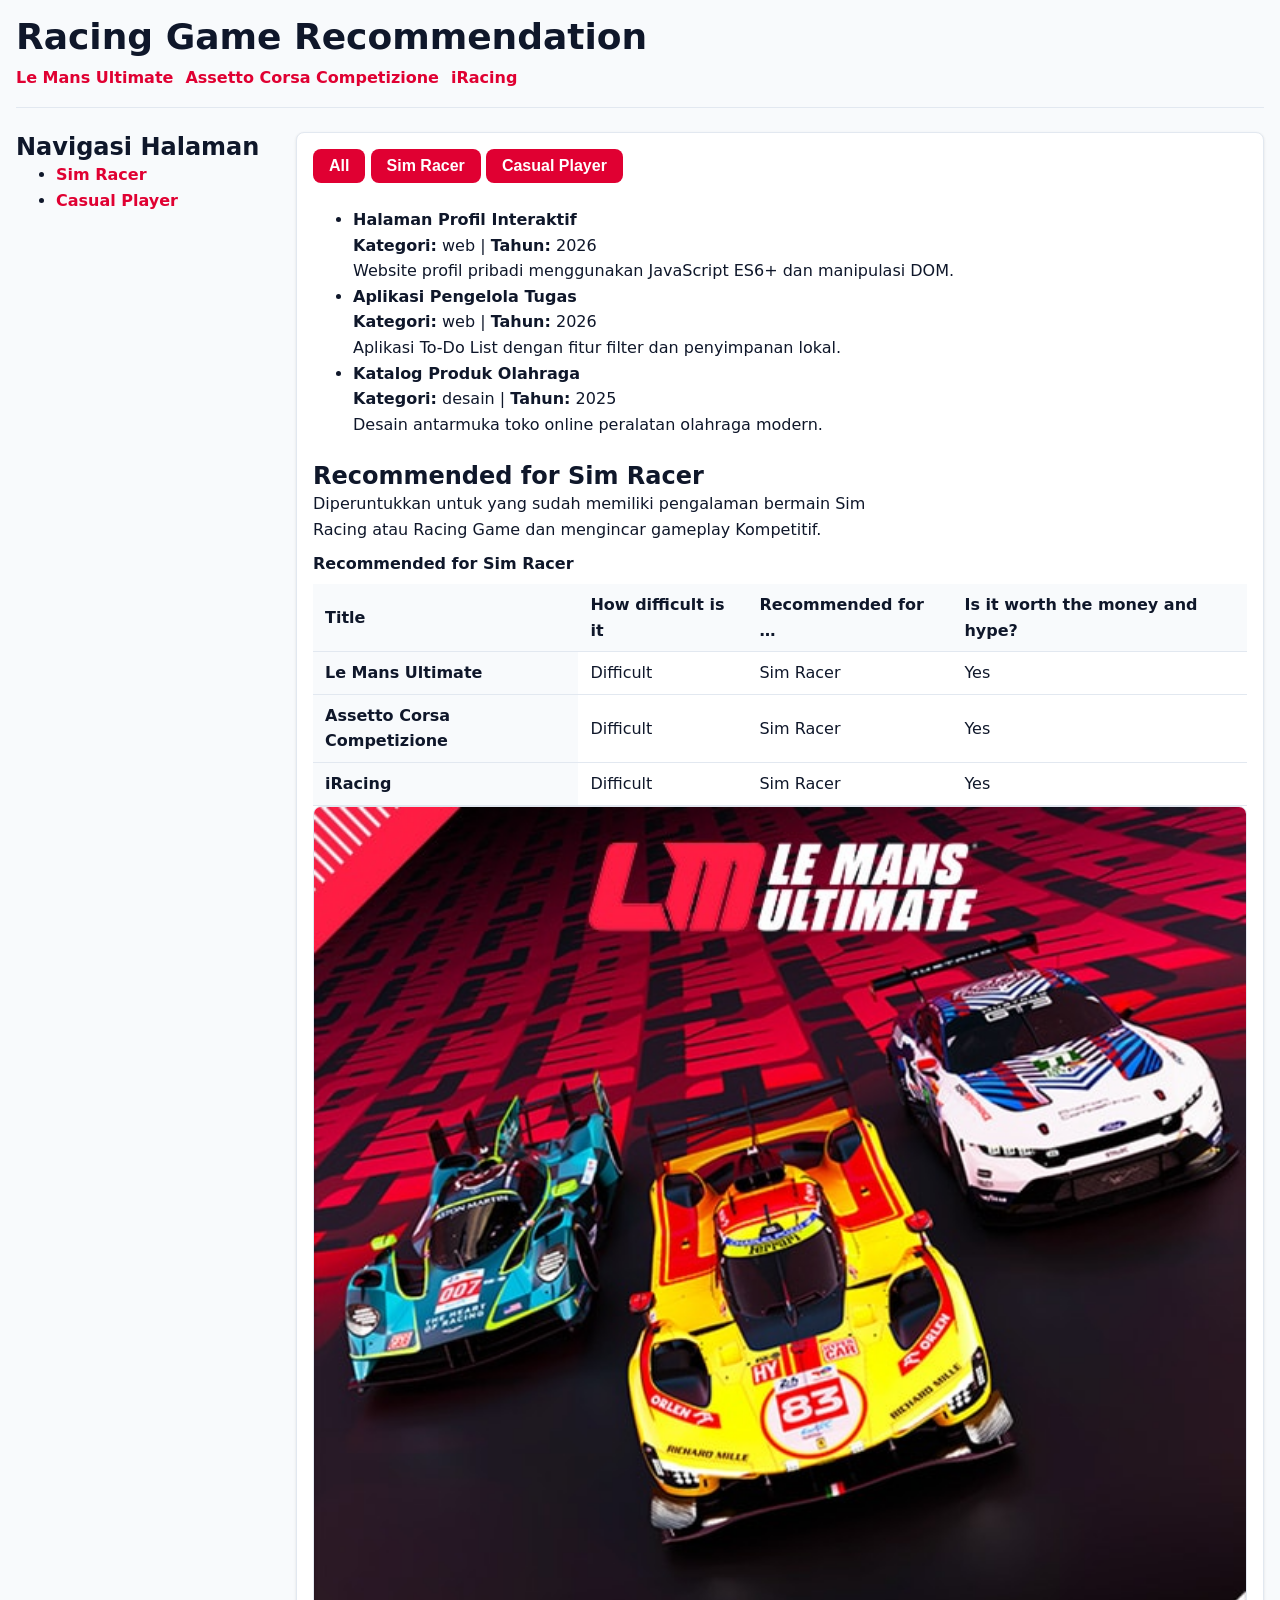
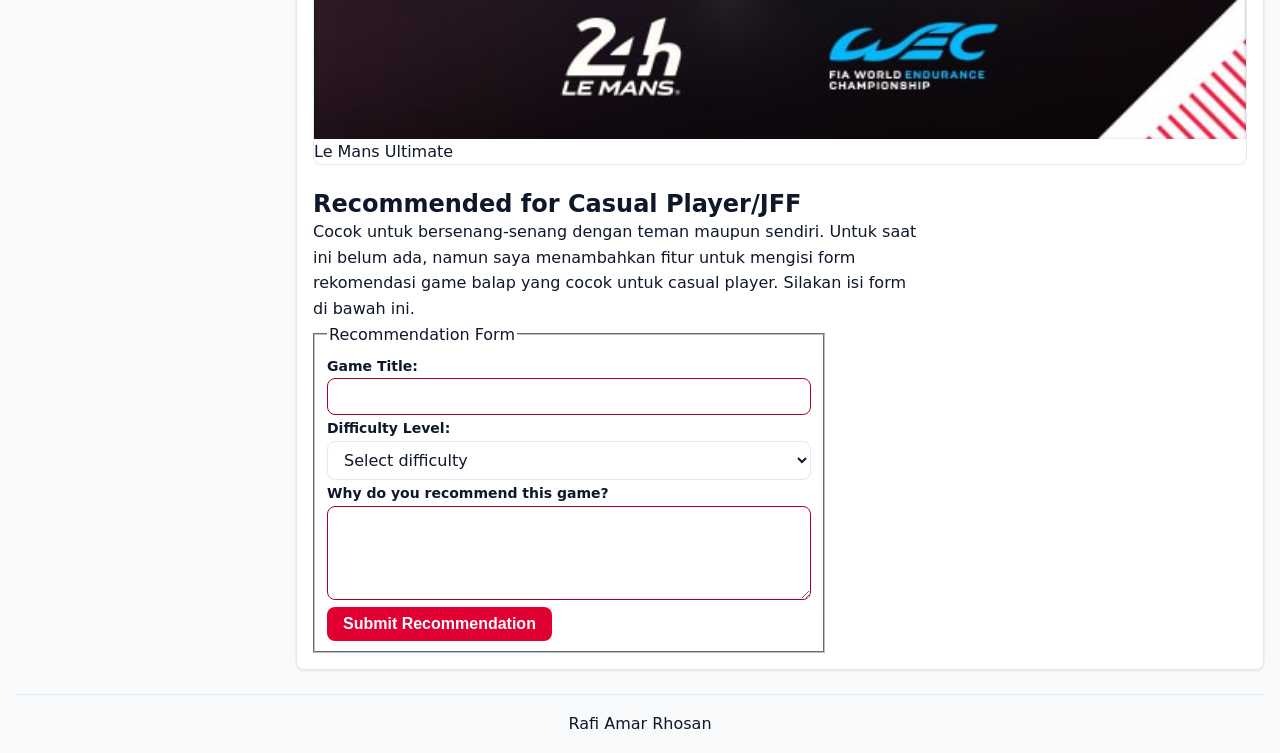
<file: worksheet-p10/profil.html>
<!DOCTYPE html>
<html lang="id">
<head>
    <meta charset="UTF-8">
    <meta name="viewport" content="width=device-width, initial-scale=1.0">
    <title>Racing Game Recommendation</title>

    <link rel="stylesheet" href="css/tokens.css">
    <link rel="stylesheet" href="css/base.css">
    <link rel="stylesheet" href="css/layout.css">
    <link rel="stylesheet" href="css/komponen.css">
    <link rel="stylesheet" href="css/tema.css">
    <link rel="stylesheet" href="css/responsif.css">
</head>
<body>
  <div class="page">

    <header class="navbar">
      <h1>Racing Game Recommendation</h1>
      <nav aria-label="Main navigation">
          <a href="https://lemansultimate.com/">Le Mans Ultimate</a>
          <a href="https://assettocorsa.gg/assetto-corsa-competizione/">Assetto Corsa Competizione</a>
          <a href="https://www.iracing.com/">iRacing</a>
      </nav>
    </header>

    <main class="content">
      
      <aside class="side">
        <h2>Navigasi Halaman</h2>
        <ul>
          <li><a href="#recommended-sim-racer">Sim Racer</a></li>
          <li><a href="#recommended-casual">Casual Player</a></li>
        </ul>
      </aside>

      <section class="main">
      <div id="filter">
        <button data-kategori="semua" class="active">All</button>
        <button data-kategori="Sim Racer">Sim Racer</button>
        <button data-kategori="Casual">Casual Player</button>
      </div>
        <p id="loading" hidden>Memuat data...</p>
        <p id="empty" hidden>Belum ada data proyek.</p>
        <p id="error" hidden class="pesan-galat"></p>
      <ul id="daftar"></ul>
      <p id="pesan-kosong" hidden> no games found </p>
        <div id="recommended-sim-racer">
          <h2>Recommended for Sim Racer</h2>
          <p>Diperuntukkan untuk yang sudah memiliki pengalaman bermain Sim Racing atau Racing Game dan mengincar gameplay Kompetitif.</p>
        
          <table>
            <caption>Recommended for Sim Racer</caption>
            <thead>
              <tr>
                <th scope="col">Title</th>
                <th scope="col">How difficult is it</th>
                <th scope="col">Recommended for …</th>
                <th scope="col">Is it worth the money and hype?</th>
              </tr>
            </thead>
            <tbody>
              <tr>
                <th scope="row">Le Mans Ultimate</th>
                <td>Difficult</td>
                <td>Sim Racer</td>
                <td>Yes</td>
              </tr>
              <tr>
                <th scope="row">Assetto Corsa Competizione</th>
                <td>Difficult</td>
                <td>Sim Racer</td>
                <td>Yes</td>
              </tr>
              <tr>
                <th scope="row">iRacing</th>
                <td>Difficult</td>
                <td>Sim Racer</td>
                <td>Yes</td>
              </tr>
            </tbody>
          </table>

          <div class="gallery">
            <figure class="card">
              <img src="LMU.webp" alt="Thumbnail Le Mans Ultimate dengan 2 mobil LMH dan 1 mobil LMGT3" width="600" height="600">
              <figcaption class="card_footer">
                <span class="card__content">Le Mans Ultimate</span>
              </figcaption>
            </figure>
          </div>
        </div>
        
        <div id="recommended-casual">
          <h2>Recommended for Casual Player/JFF</h2>
          <p>Cocok untuk bersenang-senang dengan teman maupun sendiri. Untuk saat ini belum ada, namun saya menambahkan fitur untuk mengisi form rekomendasi game balap yang cocok untuk casual player. Silakan isi form di bawah ini.</p>

          <form action="#" method="post">
            <fieldset>
              <legend>Recommendation Form</legend>

              <label for="game-title">Game Title:</label>
              <input type="text" id="game-title" name="game-title" required>

              <label for="difficulty">Difficulty Level:</label>
              <select id="difficulty" name="difficulty" required>
                <option value="">Select difficulty</option>
                <option value="easy">Easy</option>
                <option value="medium">Moderate</option>
                <option value="hard">Difficult</option>
              </select>

              <label for="recommendation">Why do you recommend this game?</label>
              <textarea id="recommendation" name="recommendation" rows="4" required></textarea>

              <button type="submit">Submit Recommendation</button>
            </fieldset>
          </form>
        </div>

      </section>

    </main>

    <footer>
        <p>Rafi Amar Rhosan</p>
    </footer>

  </div>
<script type="module" src="js/app.js"></script>
<script type="module" src="js/dom.js"></script>
</body>
</html>
</file>
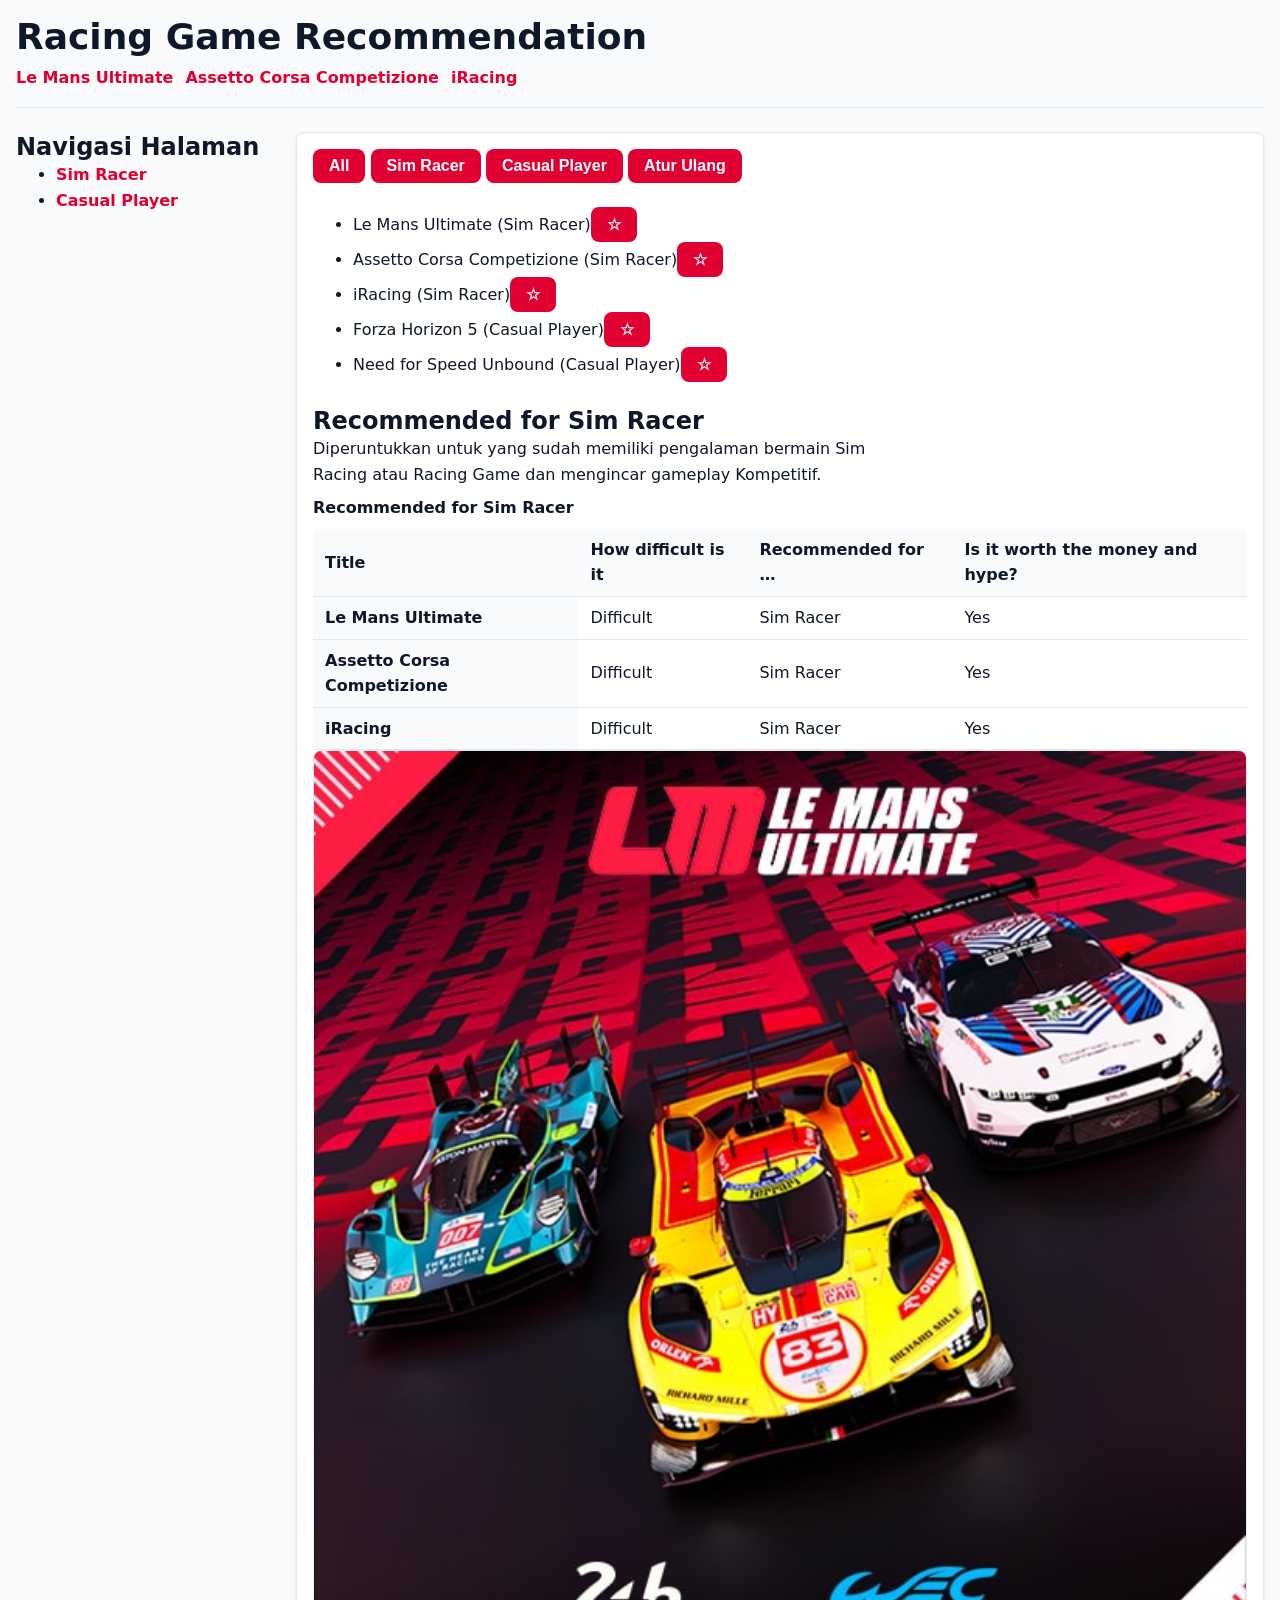
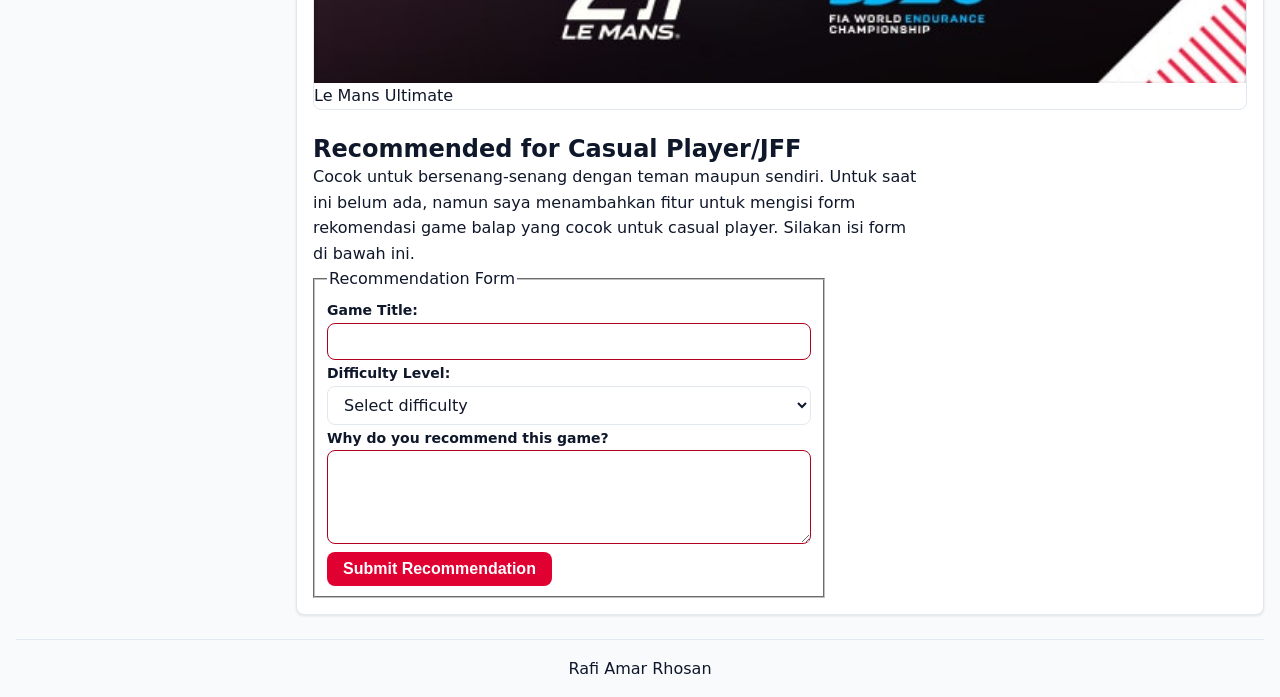
<file: worksheet-p11/profil.html>
<!DOCTYPE html>
<html lang="id">
<head>
    <meta charset="UTF-8">
    <meta name="viewport" content="width=device-width, initial-scale=1.0">
    <title>Racing Game Recommendation</title>
    
    <link rel="shortcut icon" href="#">

    <link rel="stylesheet" href="css/tokens.css">
    <link rel="stylesheet" href="css/base.css">
    <link rel="stylesheet" href="css/layout.css">
    <link rel="stylesheet" href="css/komponen.css">
    <link rel="stylesheet" href="css/tema.css">
    <link rel="stylesheet" href="css/responsif.css">
</head>
<body>
  <div class="page">

    <header class="navbar">
      <h1>Racing Game Recommendation</h1>
      <nav aria-label="Main navigation">
          <a href="https://lemansultimate.com/">Le Mans Ultimate</a>
          <a href="https://assettocorsa.gg/assetto-corsa-competizione/">Assetto Corsa Competizione</a>
          <a href="https://www.iracing.com/">iRacing</a>
      </nav>
    </header>

    <main class="content">
      
      <aside class="side">
        <h2>Navigasi Halaman</h2>
        <ul>
          <li><a href="#recommended-sim-racer">Sim Racer</a></li>
          <li><a href="#recommended-casual">Casual Player</a></li>
        </ul>
      </aside>

      <section class="main">
        <div id="filter">
          <button data-kategori="semua" class="btn-kategori">All</button>
          <button data-kategori="Sim Racer" class="btn-kategori">Sim Racer</button>
          <button data-kategori="Casual Player" class="btn-kategori">Casual Player</button>
          <button id="atur-ulang">Atur Ulang</button>
        </div>

        <p id="loading" hidden>Memuat data...</p>
        <p id="error" hidden class="pesan-galat"></p>
        
        <ul id="daftar"></ul>
        <p id="pesan-kosong" hidden>No games found.</p>

        <div id="recommended-sim-racer">
          <h2>Recommended for Sim Racer</h2>
          <p>Diperuntukkan untuk yang sudah memiliki pengalaman bermain Sim Racing atau Racing Game dan mengincar gameplay Kompetitif.</p>
        
          <table>
            <caption>Recommended for Sim Racer</caption>
            <thead>
              <tr>
                <th scope="col">Title</th>
                <th scope="col">How difficult is it</th>
                <th scope="col">Recommended for …</th>
                <th scope="col">Is it worth the money and hype?</th>
              </tr>
            </thead>
            <tbody>
              <tr>
                <th scope="row">Le Mans Ultimate</th>
                <td>Difficult</td>
                <td>Sim Racer</td>
                <td>Yes</td>
              </tr>
              <tr>
                <th scope="row">Assetto Corsa Competizione</th>
                <td>Difficult</td>
                <td>Sim Racer</td>
                <td>Yes</td>
              </tr>
              <tr>
                <th scope="row">iRacing</th>
                <td>Difficult</td>
                <td>Sim Racer</td>
                <td>Yes</td>
              </tr>
            </tbody>
          </table>

          <div class="gallery">
            <figure class="card">
              <img src="LMU.webp" alt="Thumbnail Le Mans Ultimate dengan 2 mobil LMH dan 1 mobil LMGT3" width="600" height="600">
              <figcaption class="card_footer">
                <span class="card__content">Le Mans Ultimate</span>
              </figcaption>
            </figure>
          </div>
        </div>
        
        <div id="recommended-casual">
          <h2>Recommended for Casual Player/JFF</h2>
          <p>Cocok untuk bersenang-senang dengan teman maupun sendiri. Untuk saat ini belum ada, namun saya menambahkan fitur untuk mengisi form rekomendasi game balap yang cocok untuk casual player. Silakan isi form di bawah ini.</p>

          <form action="#" method="post">
            <fieldset>
              <legend>Recommendation Form</legend>

              <label for="game-title">Game Title:</label>
              <input type="text" id="game-title" name="game-title" required>

              <label for="difficulty">Difficulty Level:</label>
              <select id="difficulty" name="difficulty" required>
                <option value="">Select difficulty</option>
                <option value="easy">Easy</option>
                <option value="medium">Moderate</option>
                <option value="hard">Difficult</option>
              </select>

              <label for="recommendation">Why do you recommend this game?</label>
              <textarea id="recommendation" name="recommendation" rows="4" required></textarea>

              <button type="submit">Submit Recommendation</button>
            </fieldset>
          </form>
        </div>

      </section>

    </main>

    <footer>
        <p>Rafi Amar Rhosan</p>
    </footer>

  </div>

  <script type="module" src="js/app.js"></script>
</body>
</html>
</file>
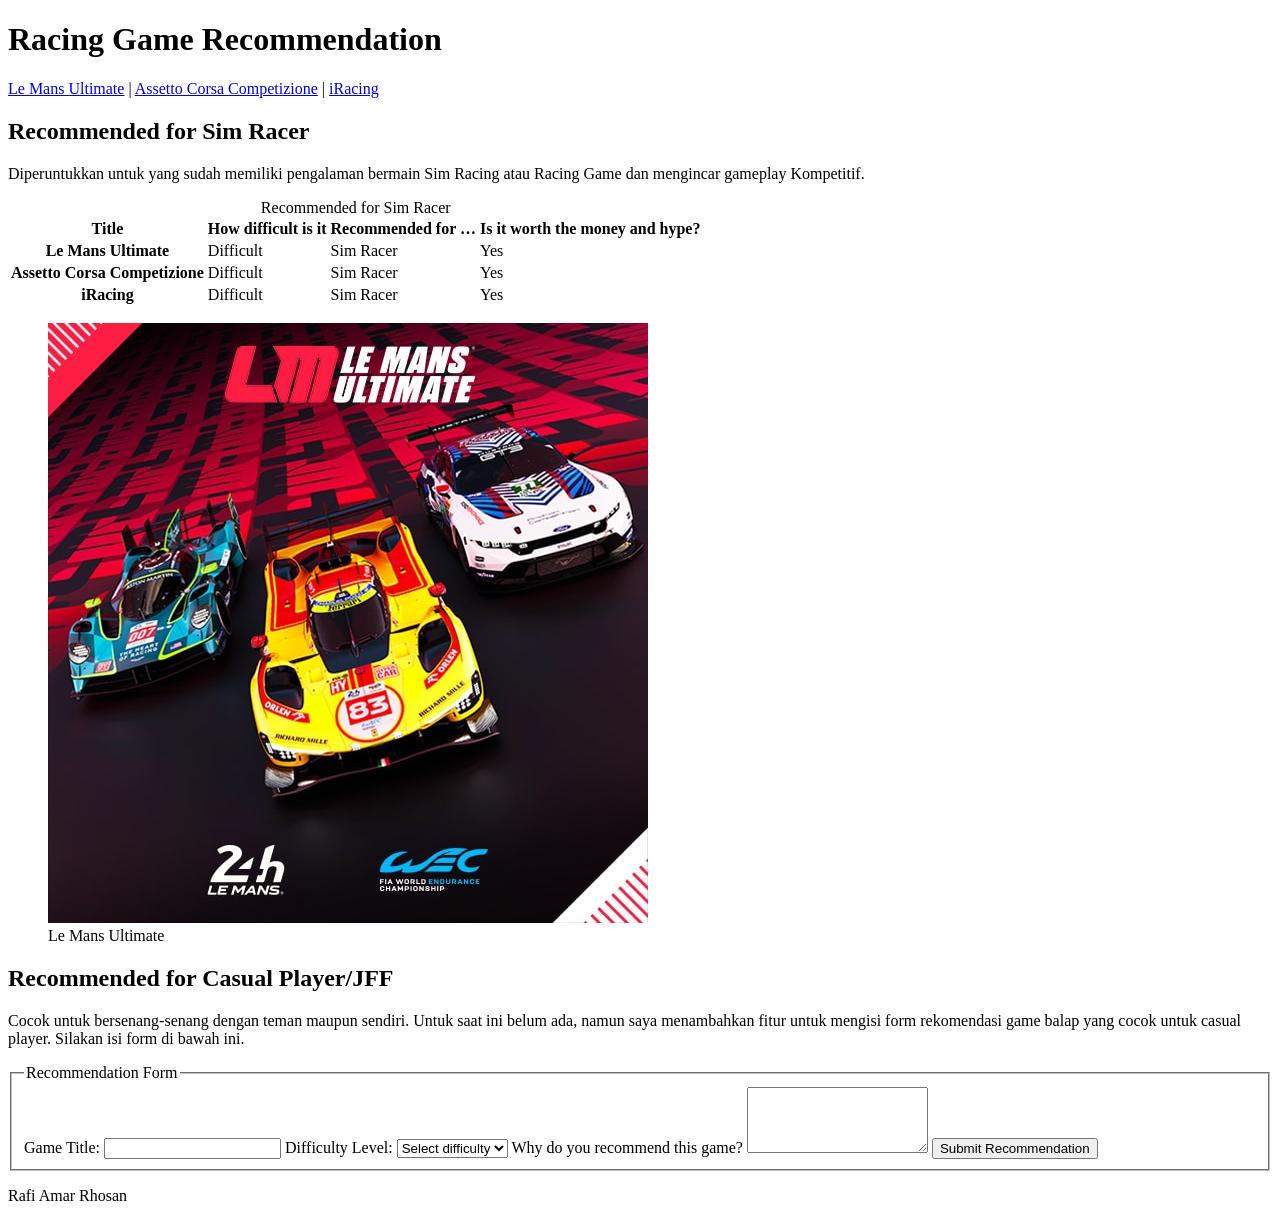
<file: Worksheet-p3/profil.html>
<!DOCTYPE html>

<html lang="id">
<head>
     <meta charset="UTF-8">
     <meta name="viewport" content="width=device-width, initial-scale=1.0">
     <title>Racing Game Recommendation</title>
</head>
<body>
  <header>
   <h1>Racing Game Recommendation</h1>
   <nav aria-label="Main navigation">
       <a href="https://lemansultimate.com/">Le Mans Ultimate</a> |
       <a href="https://assettocorsa.gg/assetto-corsa-competizione/">Assetto Corsa Competizione</a> |
       <a href="https://www.iracing.com/">iRacing</a>
   </nav>
  </header>

<main>
    <section id="recommended-sim-racer">
      <h2>Recommended for Sim Racer</h2>
      <p>Diperuntukkan untuk yang sudah memiliki pengalaman bermain Sim Racing atau Racing Game dan mengincar gameplay Kompetitif.</p>
    
      <table>
        <caption>Recommended for Sim Racer</caption>
        <thead>
          <tr>
            <th scope="col">Title</th>
            <th scope="col">How difficult is it</th>
            <th scope="col">Recommended for …</th>
            <th scope="col">Is it worth the money and hype?</th>
          </tr>
        </thead>
        <tbody>
          <tr>
            <th scope="row">Le Mans Ultimate</th>
            <td>Difficult</td>
            <td>Sim Racer</td>
            <td>Yes</td>
          </tr>
          <tr>
            <th scope="row">Assetto Corsa Competizione</th>
            <td>Difficult</td>
            <td>Sim Racer</td>
            <td>Yes</td>
          </tr>
          <tr>
            <th scope="row">iRacing</th>
            <td>Difficult</td>
            <td>Sim Racer</td>
            <td>Yes</td>
          </tr>
        </tbody>
      </table>

      <figure>
        <img src="LMU.webp" alt="Thumbnail Le Mans Ultimate dengan 2 mobil LMH dan 1 mobil LMGT3" width="600" height="600">
        <figcaption>Le Mans Ultimate</figcaption>
      </figure>
     </section>
    
    <section id="recommended-casual">
      <h2>Recommended for Casual Player/JFF</h2>
      <p>Cocok untuk bersenang-senang dengan teman maupun sendiri. Untuk saat ini belum ada, namun saya menambahkan fitur untuk mengisi form rekomendasi game balap yang cocok untuk casual player. 
         Silakan isi form di bawah ini.</p>

      <form action="#" method="post">
        <fieldset>
          <legend>Recommendation Form</legend>

          <label for="game-title">Game Title:</label>
          <input type="text" id="game-title" name="game-title" required>

          <label for="difficulty">Difficulty Level:</label>
          <select id="difficulty" name="difficulty" required>
            <option value="">Select difficulty</option>
            <option value="easy">Easy</option>
            <option value="medium">Moderate</option>
            <option value="hard">Difficult</option>
          </select>

          <label for="recommendation">Why do you recommend this game?</label>
          <textarea id="recommendation" name="recommendation" rows="4" required></textarea>

          <button type="submit">Submit Recommendation</button>
        </fieldset>
      </form>
    </section>

  </main>
  <footer>
     <p>Rafi Amar Rhosan</p>
  </footer>

</body>
</html>
</file>
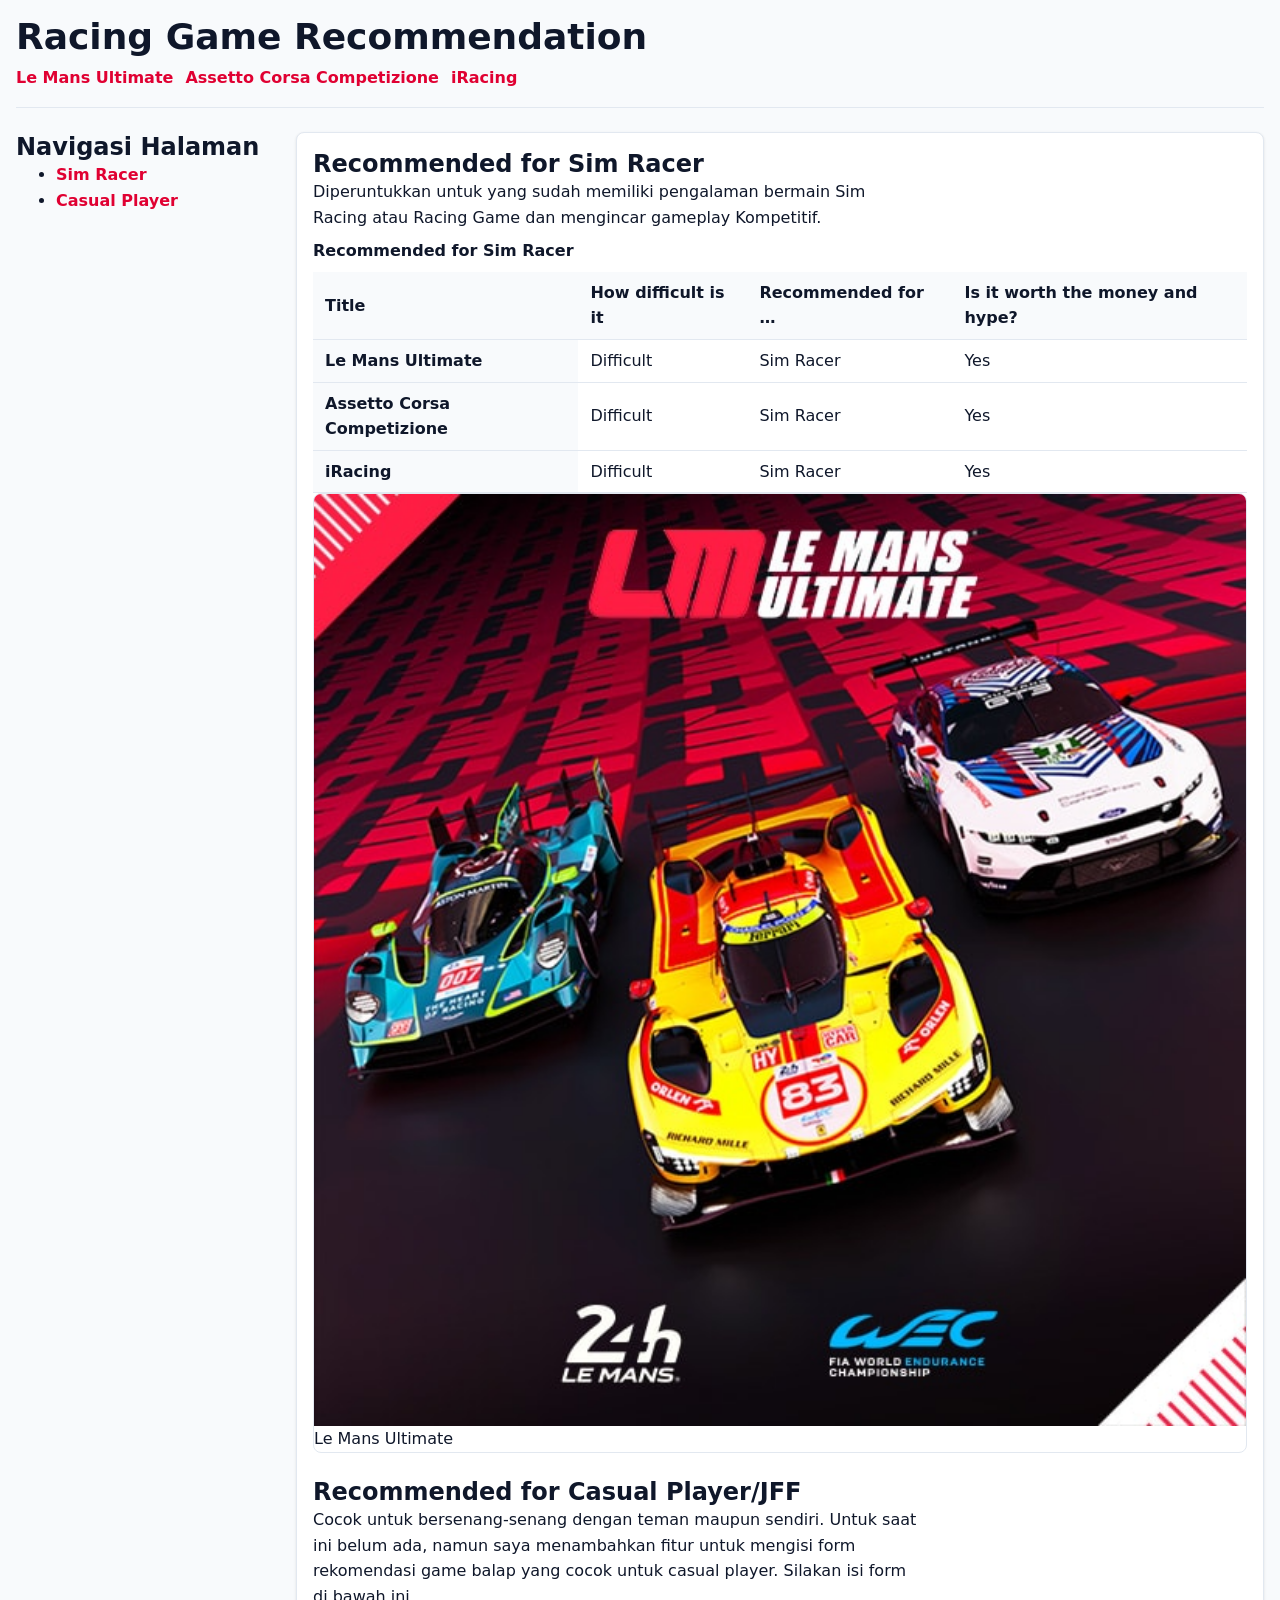
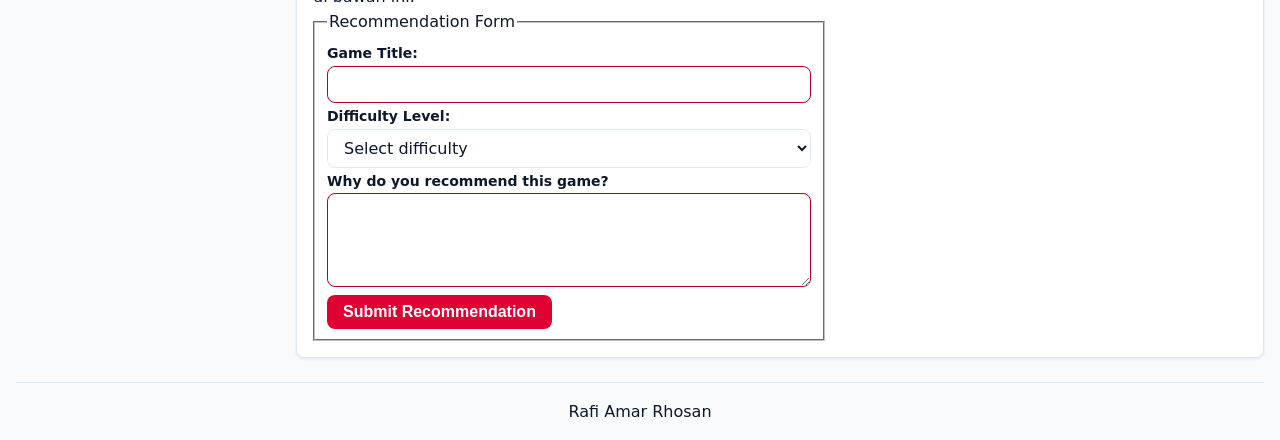
<file: worksheet-p4/profil.html>
<!DOCTYPE html>
<html lang="id">
<head>
    <meta charset="UTF-8">
    <meta name="viewport" content="width=device-width, initial-scale=1.0">
    <title>Racing Game Recommendation</title>

    <link rel="stylesheet" href="tokens.css">
    <link rel="stylesheet" href="base.css">
    <link rel="stylesheet" href="layout.css">
    <link rel="stylesheet" href="komponen.css">
    <link rel="stylesheet" href="tema.css">
</head>
<body>
  <div class="page">

    <header class="navbar">
      <h1>Racing Game Recommendation</h1>
      <nav aria-label="Main navigation">
          <a href="https://lemansultimate.com/">Le Mans Ultimate</a>
          <a href="https://assettocorsa.gg/assetto-corsa-competizione/">Assetto Corsa Competizione</a>
          <a href="https://www.iracing.com/">iRacing</a>
      </nav>
    </header>

    <main class="content">
      
      <aside class="side">
        <h2>Navigasi Halaman</h2>
        <ul>
          <li><a href="#recommended-sim-racer">Sim Racer</a></li>
          <li><a href="#recommended-casual">Casual Player</a></li>
        </ul>
      </aside>

      <section class="main">
        
        <div id="recommended-sim-racer">
          <h2>Recommended for Sim Racer</h2>
          <p>Diperuntukkan untuk yang sudah memiliki pengalaman bermain Sim Racing atau Racing Game dan mengincar gameplay Kompetitif.</p>
        
          <table>
            <caption>Recommended for Sim Racer</caption>
            <thead>
              <tr>
                <th scope="col">Title</th>
                <th scope="col">How difficult is it</th>
                <th scope="col">Recommended for …</th>
                <th scope="col">Is it worth the money and hype?</th>
              </tr>
            </thead>
            <tbody>
              <tr>
                <th scope="row">Le Mans Ultimate</th>
                <td>Difficult</td>
                <td>Sim Racer</td>
                <td>Yes</td>
              </tr>
              <tr>
                <th scope="row">Assetto Corsa Competizione</th>
                <td>Difficult</td>
                <td>Sim Racer</td>
                <td>Yes</td>
              </tr>
              <tr>
                <th scope="row">iRacing</th>
                <td>Difficult</td>
                <td>Sim Racer</td>
                <td>Yes</td>
              </tr>
            </tbody>
          </table>

          <div class="gallery">
            <figure class="card">
              <img src="LMU.webp" alt="Thumbnail Le Mans Ultimate dengan 2 mobil LMH dan 1 mobil LMGT3" width="600" height="600">
              <figcaption class="card_footer">
                <span class="card__content">Le Mans Ultimate</span>
              </figcaption>
            </figure>
          </div>
        </div>
        
        <div id="recommended-casual">
          <h2>Recommended for Casual Player/JFF</h2>
          <p>Cocok untuk bersenang-senang dengan teman maupun sendiri. Untuk saat ini belum ada, namun saya menambahkan fitur untuk mengisi form rekomendasi game balap yang cocok untuk casual player. Silakan isi form di bawah ini.</p>

          <form action="#" method="post">
            <fieldset>
              <legend>Recommendation Form</legend>

              <label for="game-title">Game Title:</label>
              <input type="text" id="game-title" name="game-title" required>

              <label for="difficulty">Difficulty Level:</label>
              <select id="difficulty" name="difficulty" required>
                <option value="">Select difficulty</option>
                <option value="easy">Easy</option>
                <option value="medium">Moderate</option>
                <option value="hard">Difficult</option>
              </select>

              <label for="recommendation">Why do you recommend this game?</label>
              <textarea id="recommendation" name="recommendation" rows="4" required></textarea>

              <button type="submit">Submit Recommendation</button>
            </fieldset>
          </form>
        </div>

      </section>

    </main>

    <footer>
        <p>Rafi Amar Rhosan</p>
    </footer>

  </div>
</body>
</html>
</file>
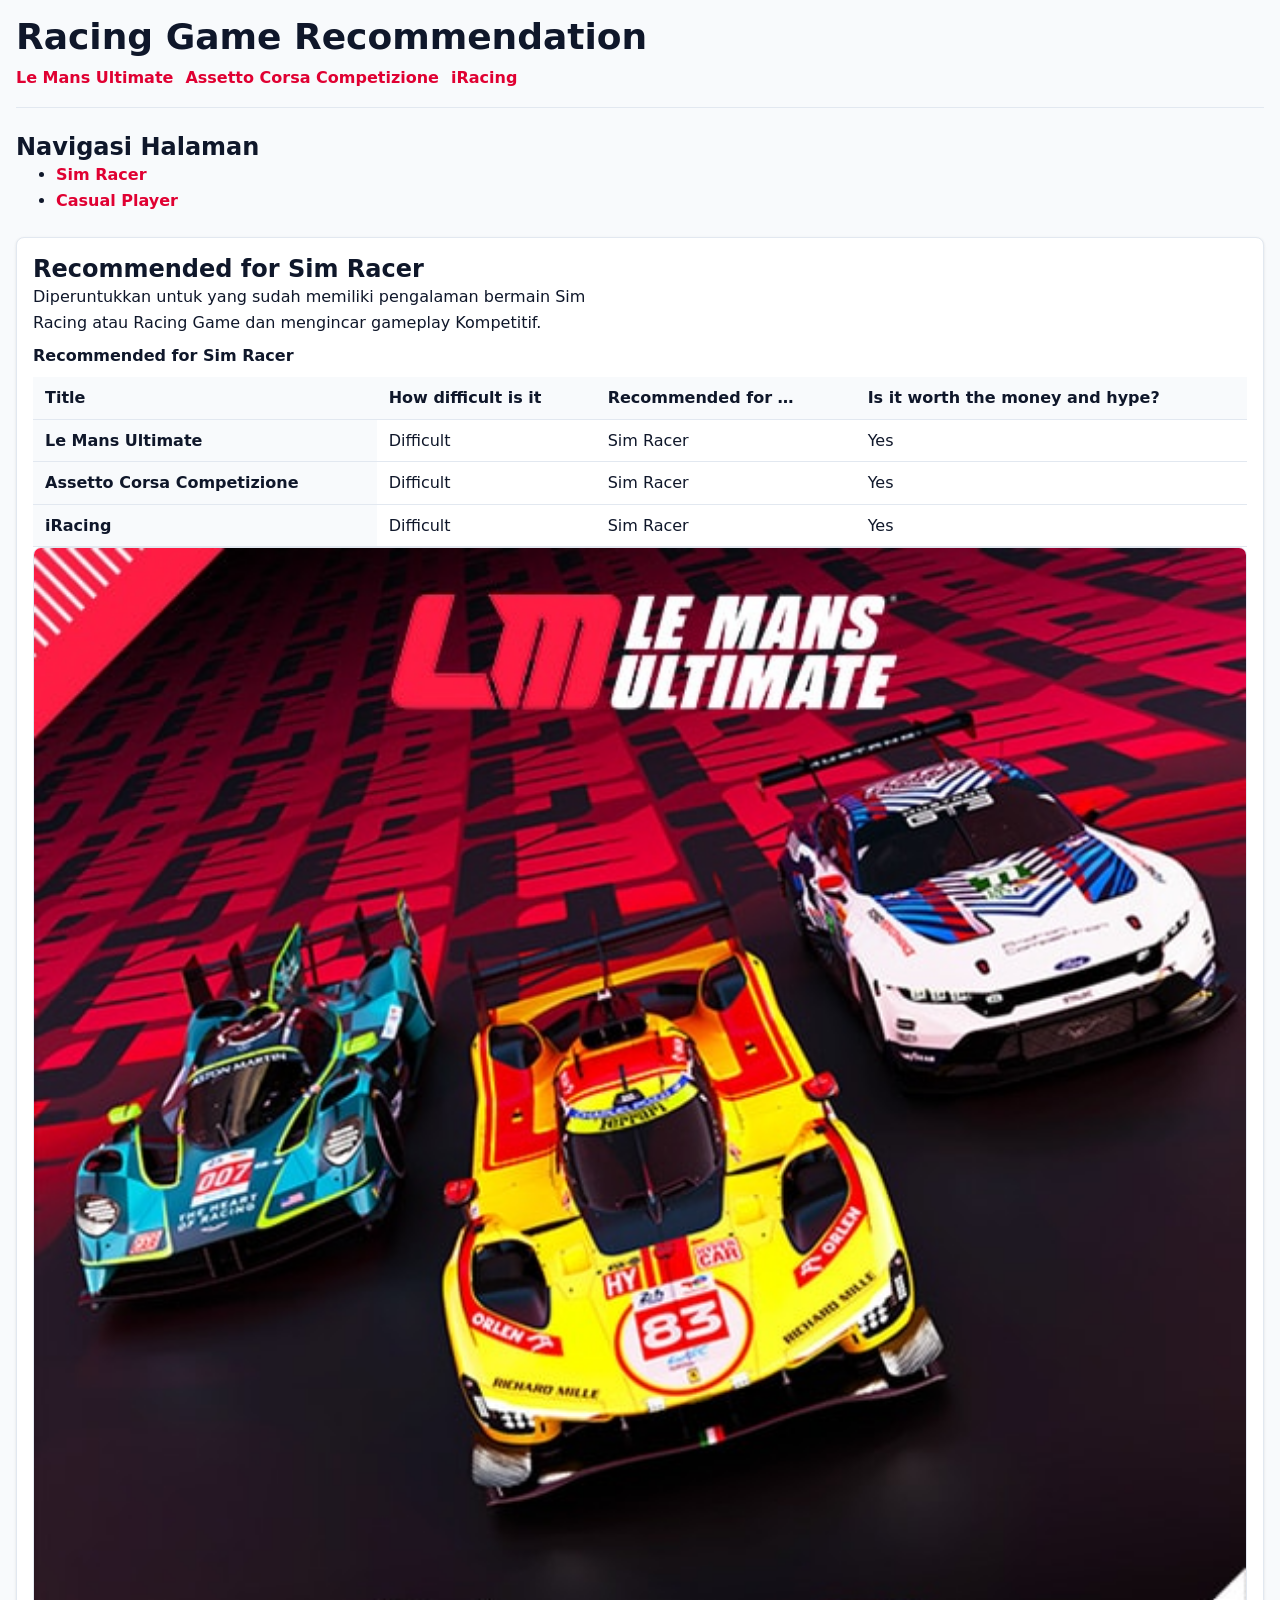
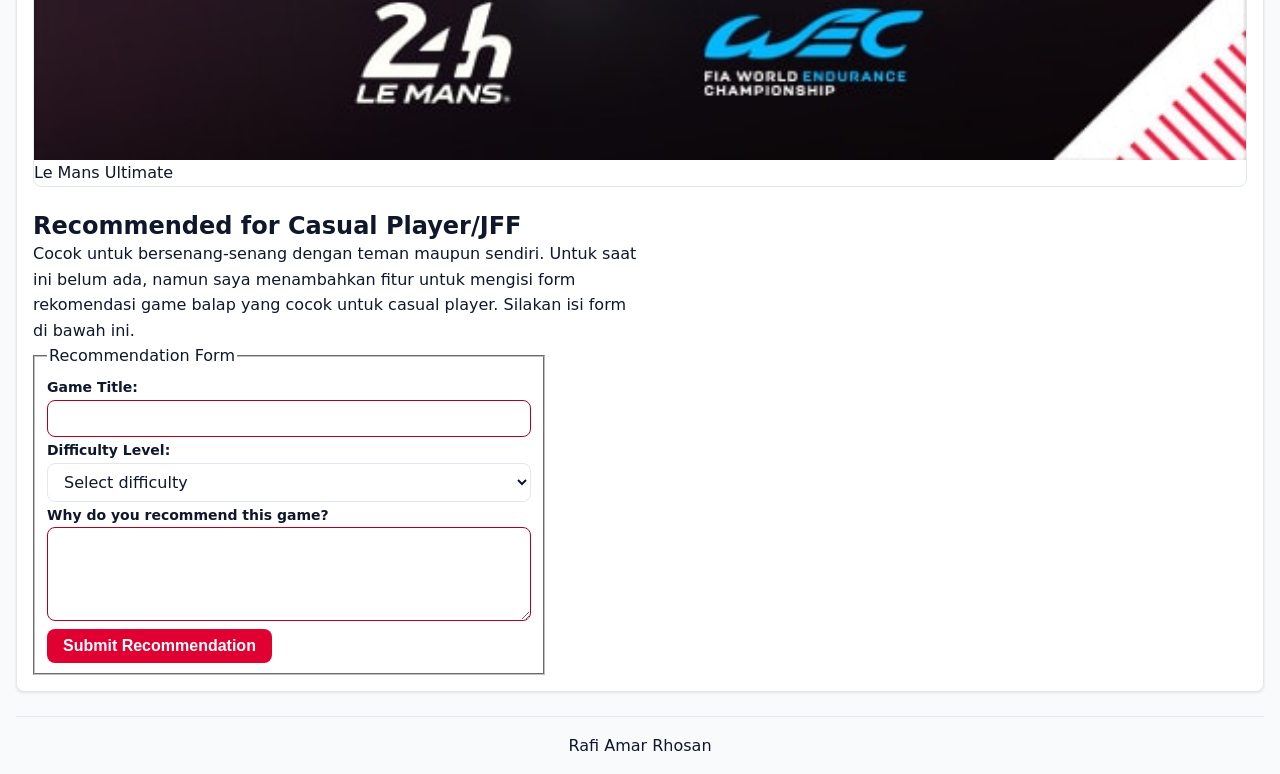
<file: worksheet-p8/profil.html>
<!DOCTYPE html>
<html lang="id">
<head>
    <meta charset="UTF-8">
    <meta name="viewport" content="width=device-width, initial-scale=1.0">
    <title>Racing Game Recommendation</title>

    <link rel="stylesheet" href="tokens.css">
    <link rel="stylesheet" href="base.css">
    <link rel="stylesheet" href="layout.css">
    <link rel="stylesheet" href="komponen.css">
    <link rel="stylesheet" href="tema.css">
</head>
<body>
  <div class="page">

    <header class="navbar">
      <h1>Racing Game Recommendation</h1>
      <nav aria-label="Main navigation">
          <a href="https://lemansultimate.com/">Le Mans Ultimate</a>
          <a href="https://assettocorsa.gg/assetto-corsa-competizione/">Assetto Corsa Competizione</a>
          <a href="https://www.iracing.com/">iRacing</a>
      </nav>
    </header>

    <main class="content">
      
      <aside class="side">
        <h2>Navigasi Halaman</h2>
        <ul>
          <li><a href="#recommended-sim-racer">Sim Racer</a></li>
          <li><a href="#recommended-casual">Casual Player</a></li>
        </ul>
      </aside>

      <section class="main">
        
        <div id="recommended-sim-racer">
          <h2>Recommended for Sim Racer</h2>
          <p>Diperuntukkan untuk yang sudah memiliki pengalaman bermain Sim Racing atau Racing Game dan mengincar gameplay Kompetitif.</p>
        
          <table>
            <caption>Recommended for Sim Racer</caption>
            <thead>
              <tr>
                <th scope="col">Title</th>
                <th scope="col">How difficult is it</th>
                <th scope="col">Recommended for …</th>
                <th scope="col">Is it worth the money and hype?</th>
              </tr>
            </thead>
            <tbody>
              <tr>
                <th scope="row">Le Mans Ultimate</th>
                <td>Difficult</td>
                <td>Sim Racer</td>
                <td>Yes</td>
              </tr>
              <tr>
                <th scope="row">Assetto Corsa Competizione</th>
                <td>Difficult</td>
                <td>Sim Racer</td>
                <td>Yes</td>
              </tr>
              <tr>
                <th scope="row">iRacing</th>
                <td>Difficult</td>
                <td>Sim Racer</td>
                <td>Yes</td>
              </tr>
            </tbody>
          </table>

          <div class="gallery">
            <figure class="card">
              <img src="LMU.webp" alt="Thumbnail Le Mans Ultimate dengan 2 mobil LMH dan 1 mobil LMGT3" width="600" height="600">
              <figcaption class="card_footer">
                <span class="card__content">Le Mans Ultimate</span>
              </figcaption>
            </figure>
          </div>
        </div>
        
        <div id="recommended-casual">
          <h2>Recommended for Casual Player/JFF</h2>
          <p>Cocok untuk bersenang-senang dengan teman maupun sendiri. Untuk saat ini belum ada, namun saya menambahkan fitur untuk mengisi form rekomendasi game balap yang cocok untuk casual player. Silakan isi form di bawah ini.</p>

          <form action="#" method="post">
            <fieldset>
              <legend>Recommendation Form</legend>

              <label for="game-title">Game Title:</label>
              <input type="text" id="game-title" name="game-title" required>

              <label for="difficulty">Difficulty Level:</label>
              <select id="difficulty" name="difficulty" required>
                <option value="">Select difficulty</option>
                <option value="easy">Easy</option>
                <option value="medium">Moderate</option>
                <option value="hard">Difficult</option>
              </select>

              <label for="recommendation">Why do you recommend this game?</label>
              <textarea id="recommendation" name="recommendation" rows="4" required></textarea>

              <button type="submit">Submit Recommendation</button>
            </fieldset>
          </form>
        </div>

      </section>

    </main>

    <footer>
        <p>Rafi Amar Rhosan</p>
    </footer>

  </div>
<script type="module" src="js/app.js"></script>
</body>
</html>
</file>
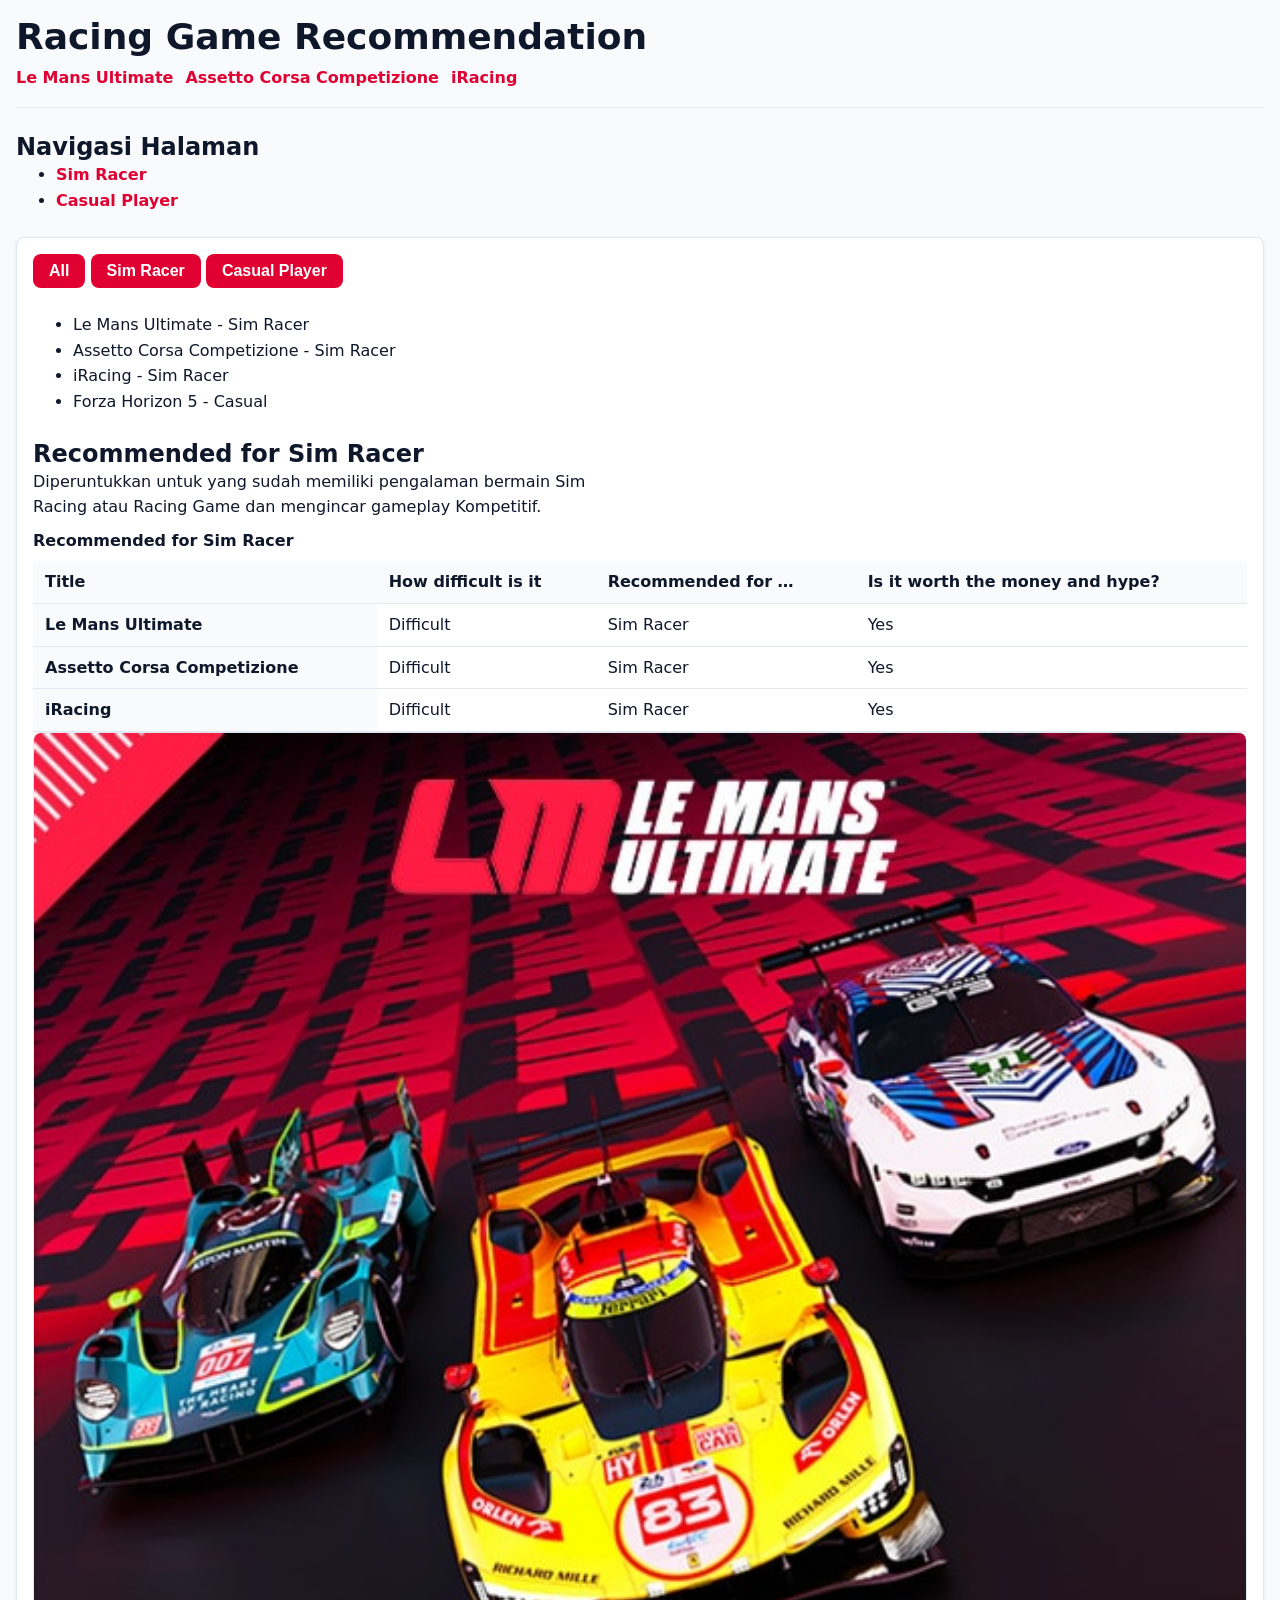
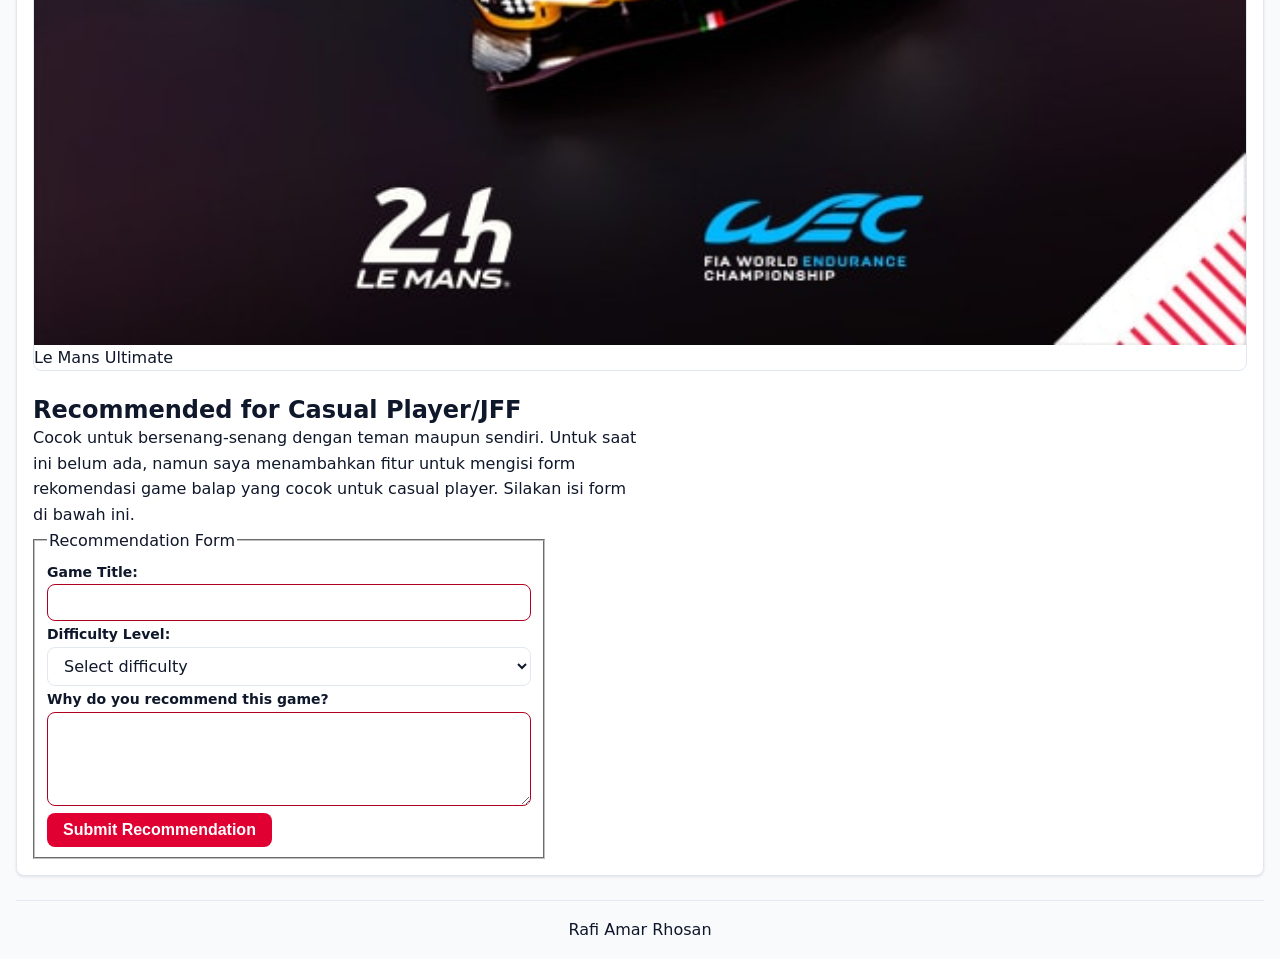
<file: worksheet-p9/profil.html>
<!DOCTYPE html>
<html lang="id">
<head>
    <meta charset="UTF-8">
    <meta name="viewport" content="width=device-width, initial-scale=1.0">
    <title>Racing Game Recommendation</title>

    <link rel="stylesheet" href="tokens.css">
    <link rel="stylesheet" href="base.css">
    <link rel="stylesheet" href="layout.css">
    <link rel="stylesheet" href="komponen.css">
    <link rel="stylesheet" href="tema.css">
</head>
<body>
  <div class="page">

    <header class="navbar">
      <h1>Racing Game Recommendation</h1>
      <nav aria-label="Main navigation">
          <a href="https://lemansultimate.com/">Le Mans Ultimate</a>
          <a href="https://assettocorsa.gg/assetto-corsa-competizione/">Assetto Corsa Competizione</a>
          <a href="https://www.iracing.com/">iRacing</a>
      </nav>
    </header>

    <main class="content">
      
      <aside class="side">
        <h2>Navigasi Halaman</h2>
        <ul>
          <li><a href="#recommended-sim-racer">Sim Racer</a></li>
          <li><a href="#recommended-casual">Casual Player</a></li>
        </ul>
      </aside>

      <section class="main">
      <div id="filter">
        <button data-kategori="semua" class="active">All</button>
        <button data-kategori="Sim Racer">Sim Racer</button>
        <button data-kategori="Casual">Casual Player</button>
      </div>
      <ul id="daftar"></ul>
      <p id="pesan-kosong" hidden> no games found </p>
        <div id="recommended-sim-racer">
          <h2>Recommended for Sim Racer</h2>
          <p>Diperuntukkan untuk yang sudah memiliki pengalaman bermain Sim Racing atau Racing Game dan mengincar gameplay Kompetitif.</p>
        
          <table>
            <caption>Recommended for Sim Racer</caption>
            <thead>
              <tr>
                <th scope="col">Title</th>
                <th scope="col">How difficult is it</th>
                <th scope="col">Recommended for …</th>
                <th scope="col">Is it worth the money and hype?</th>
              </tr>
            </thead>
            <tbody>
              <tr>
                <th scope="row">Le Mans Ultimate</th>
                <td>Difficult</td>
                <td>Sim Racer</td>
                <td>Yes</td>
              </tr>
              <tr>
                <th scope="row">Assetto Corsa Competizione</th>
                <td>Difficult</td>
                <td>Sim Racer</td>
                <td>Yes</td>
              </tr>
              <tr>
                <th scope="row">iRacing</th>
                <td>Difficult</td>
                <td>Sim Racer</td>
                <td>Yes</td>
              </tr>
            </tbody>
          </table>

          <div class="gallery">
            <figure class="card">
              <img src="LMU.webp" alt="Thumbnail Le Mans Ultimate dengan 2 mobil LMH dan 1 mobil LMGT3" width="600" height="600">
              <figcaption class="card_footer">
                <span class="card__content">Le Mans Ultimate</span>
              </figcaption>
            </figure>
          </div>
        </div>
        
        <div id="recommended-casual">
          <h2>Recommended for Casual Player/JFF</h2>
          <p>Cocok untuk bersenang-senang dengan teman maupun sendiri. Untuk saat ini belum ada, namun saya menambahkan fitur untuk mengisi form rekomendasi game balap yang cocok untuk casual player. Silakan isi form di bawah ini.</p>

          <form action="#" method="post">
            <fieldset>
              <legend>Recommendation Form</legend>

              <label for="game-title">Game Title:</label>
              <input type="text" id="game-title" name="game-title" required>

              <label for="difficulty">Difficulty Level:</label>
              <select id="difficulty" name="difficulty" required>
                <option value="">Select difficulty</option>
                <option value="easy">Easy</option>
                <option value="medium">Moderate</option>
                <option value="hard">Difficult</option>
              </select>

              <label for="recommendation">Why do you recommend this game?</label>
              <textarea id="recommendation" name="recommendation" rows="4" required></textarea>

              <button type="submit">Submit Recommendation</button>
            </fieldset>
          </form>
        </div>

      </section>

    </main>

    <footer>
        <p>Rafi Amar Rhosan</p>
    </footer>

  </div>
<script type="module" src="js/app.js"></script>
<script type="module" src="js/dom.js"></script>
</body>
</html>
</file>
<file: worksheet-p10/css/tokens.css>
:root {
  --lmu-red: #E00032;
  --dark-slate: #0F172A;
  --light-gray: #F8FAFC;
  --border-gray: #E2E8F0;
  
  --space-1: 0.25rem;
  --space-2: 0.5rem;
  --space-3: 0.75rem;
  --space-4: 1rem;
  --space-6: 1.5rem;

  --radius-md: 0.5rem;
  --shadow-1: 0 1px 3px rgba(0, 0, 0, .10);

  --text-sm: 0.875rem;
  --text-md: 1rem;
  --text-xl: 1.5rem;
  --text-3xl: 2.25rem;
}


:root {
  --color-bg: var(--light-gray);
  --color-fg: var(--dark-slate);
  --color-surface: #FFFFFF;
  --color-border: var(--border-gray);
  --color-primary: var(--lmu-red);
  --color-danger: #B00020;
  --color-focus: var(--lmu-red);
}
</file>
<file: worksheet-p10/css/base.css>
*, *::before, *::after {
  box-sizing: border-box;
}

* {
  margin: 0;
}

img {
  max-width: 100%;
  height: auto;
  display: block;
}


html {
  font-size: 100%;
}

body {
  font-family: system-ui, "Segoe UI", Roboto, sans-serif;
  font-size: var(--text-md);
  line-height: 1.6;
  color: var(--color-fg);
  background-color: var(--color-bg);
  padding: var(--space-4);
}


h1, h2, h3, p, th, td, label, caption {
  color: var(--color-fg);
}

h1 { 
  font-size: var(--text-3xl); 
  line-height: 1.15; 
}

h2 { 
  font-size: var(--text-xl); 
  line-height: 1.25; 
}

h3 { 
  font-size: var(--text-md); 
}

p { 
  font-size: 1rem; 
  line-height: 1.6; 
}

main p {
  max-width: 60ch;
}
</file>
<file: worksheet-p10/css/layout.css>
.page {
  display: grid;
  grid-template-rows: auto 1fr auto;
  min-height: 100dvh;
  gap: var(--space-6);
}

header,
.navbar {
  display: flex;
  flex-direction: column;
  gap: var(--space-2);
  padding-bottom: var(--space-4);
  border-bottom: 1px solid var(--color-border);
}

nav {
  display: flex;
  gap: var(--space-3);
  align-items: center;
}

main,
.content {
  display: grid;
  grid-template-columns: 1fr;
  gap: var(--space-6);
  align-items: start;
}

.side {
  width: 100%
}

.main {
  display: flex;
  flex-direction: column;
  gap: var(--space-6);
}

section {
  display: flex;
  flex-direction: column;
  gap: var(--space-4);
  background: var(--color-surface);
  padding: var(--space-4);
  border-radius: var(--radius-md);
  border: 1px solid var(--color-border);
  box-shadow: var(--shadow-1);
}

footer {
  padding-top: var(--space-4);
  border-top: 1px solid var(--color-border);
  text-align: center;
}
</file>
<file: worksheet-p10/css/komponen.css>
a {
  color: var(--color-primary);
  text-decoration: none;
  font-weight: 600;
}

a:hover {
  text-decoration: underline;
}

table {
  width: 100%;
  border-collapse: collapse;
  margin-top: var(--space-2);
}

th, td {
  padding: var(--space-2) var(--space-3);
  text-align: left;
  border-bottom: 1px solid var(--color-border);
}

th {
  background-color: var(--color-bg);
  font-weight: 600;
}

caption {
  font-weight: bold;
  margin-bottom: var(--space-2);
  text-align: left;
}

img {
  border-radius: var(--radius-md);
  max-width: 100%;
  height: auto;
}

form {
  display: flex;
  flex-direction: column;
  gap: var(--space-4);
  max-width: 32rem;
}

.form-group {
  display: flex;
  flex-direction: column;
  gap: var(--space-2);
}

label {
  font-weight: 600;
  font-size: var(--text-sm);
  color: var(--color-fg);
}

input[type="text"],
input[type="email"],
select,
textarea {
  width: 100%;
  padding: var(--space-2) var(--space-3);
  font-family: inherit;
  font-size: var(--text-md);
  color: var(--color-fg);
  background-color: var(--color-surface);
  border: 1px solid var(--color-border);
  border-radius: var(--radius-md);
}

input:focus,
select:focus,
textarea:focus,
button:focus {
  outline: 2px solid var(--color-focus);
  outline-offset: 2px;
}

input:invalid,
textarea:invalid {
  border-color: var(--color-danger);
}

button,
.btn {
  padding: var(--space-2) var(--space-4);
  font-size: var(--text-md);
  font-weight: 600;
  color: #FFFFFF;
  background-color: var(--color-primary);
  border: none;
  border-radius: var(--radius-md);
  cursor: pointer;
}

.gallery {
  display: grid;
  gap: var(--space-4);
}

.card {
  display: grid;
  align-content: start;
  min-height: 14rem;
  background: var(--color-surface);
  border: 1px solid var(--color-border);
  border-radius: var(--radius-md);
  overflow: hidden;
  margin: 0;
}

.card img {
  width: 100%;
  height: auto;
  object-fit: cover;
  border-radius: 0;
}

.card__footer {
  display: flex;
  align-items: center;
  justify-content: space-between;
  padding: var(--space-3);
  gap: var(--space-2);
}

.card__title {
  min-width: 0;
  overflow-wrap: anywhere;
}

.highlight {
  grid-column: span 2;
}
</file>
<file: worksheet-p10/css/tema.css>
@media (prefers-color-scheme: dark) {
  :root {
    --color-bg: #0F172A;
    --color-fg: #F8FAFC;
    --color-surface: #1E293B;
    --color-border: #334155;
    --color-primary: #FF3358;
  }
}


html:has(#theme-toggle:checked) {
  --color-bg: #0F172A;
  --color-fg: #F8FAFC;
  --color-surface: #1E293B;
  --color-border: #334155;
  --color-primary: #FF3358;
}


.theme-switch {
  display: inline-flex;
  align-items: center;
  gap: var(--space-2);
  cursor: pointer;
  font-size: var(--text-sm);
  font-weight: 600;
}
</file>
<file: worksheet-p10/css/responsif.css>
.content {
  display: grid;
  grid-template-columns: 1fr;
  gap: var(--space-6);
}

.grid {
  display: grid;
  grid-template-columns: 1fr;
  gap: var(--space-6);
}

@media (min-width: 48rem) {
  .grid { grid-template-columns: repeat(2, 1fr); }
}

@media (min-width: 60rem) {
  .content { grid-template-columns: 16rem 1fr; }
  .grid { grid-template-columns: repeat(1fr); }
}

img { max-width: 100%; height: auto; }


.table-wrap { overflow-x: auto; }

p { font-size: 1rem; line-height: 1.6; }
</file>
<file: worksheet-p11/css/tokens.css>
:root {
  --lmu-red: #E00032;
  --dark-slate: #0F172A;
  --light-gray: #F8FAFC;
  --border-gray: #E2E8F0;
  
  --space-1: 0.25rem;
  --space-2: 0.5rem;
  --space-3: 0.75rem;
  --space-4: 1rem;
  --space-6: 1.5rem;

  --radius-md: 0.5rem;
  --shadow-1: 0 1px 3px rgba(0, 0, 0, .10);

  --text-sm: 0.875rem;
  --text-md: 1rem;
  --text-xl: 1.5rem;
  --text-3xl: 2.25rem;
}


:root {
  --color-bg: var(--light-gray);
  --color-fg: var(--dark-slate);
  --color-surface: #FFFFFF;
  --color-border: var(--border-gray);
  --color-primary: var(--lmu-red);
  --color-danger: #B00020;
  --color-focus: var(--lmu-red);
}
</file>
<file: worksheet-p11/css/base.css>
*, *::before, *::after {
  box-sizing: border-box;
}

* {
  margin: 0;
}

img {
  max-width: 100%;
  height: auto;
  display: block;
}


html {
  font-size: 100%;
}

body {
  font-family: system-ui, "Segoe UI", Roboto, sans-serif;
  font-size: var(--text-md);
  line-height: 1.6;
  color: var(--color-fg);
  background-color: var(--color-bg);
  padding: var(--space-4);
}


h1, h2, h3, p, th, td, label, caption {
  color: var(--color-fg);
}

h1 { 
  font-size: var(--text-3xl); 
  line-height: 1.15; 
}

h2 { 
  font-size: var(--text-xl); 
  line-height: 1.25; 
}

h3 { 
  font-size: var(--text-md); 
}

p { 
  font-size: 1rem; 
  line-height: 1.6; 
}

main p {
  max-width: 60ch;
}
</file>
<file: worksheet-p11/css/layout.css>
.page {
  display: grid;
  grid-template-rows: auto 1fr auto;
  min-height: 100dvh;
  gap: var(--space-6);
}

header,
.navbar {
  display: flex;
  flex-direction: column;
  gap: var(--space-2);
  padding-bottom: var(--space-4);
  border-bottom: 1px solid var(--color-border);
}

nav {
  display: flex;
  gap: var(--space-3);
  align-items: center;
}

main,
.content {
  display: grid;
  grid-template-columns: 1fr;
  gap: var(--space-6);
  align-items: start;
}

.side {
  width: 100%
}

.main {
  display: flex;
  flex-direction: column;
  gap: var(--space-6);
}

section {
  display: flex;
  flex-direction: column;
  gap: var(--space-4);
  background: var(--color-surface);
  padding: var(--space-4);
  border-radius: var(--radius-md);
  border: 1px solid var(--color-border);
  box-shadow: var(--shadow-1);
}

footer {
  padding-top: var(--space-4);
  border-top: 1px solid var(--color-border);
  text-align: center;
}
</file>
<file: worksheet-p11/css/komponen.css>
a {
  color: var(--color-primary);
  text-decoration: none;
  font-weight: 600;
}

a:hover {
  text-decoration: underline;
}

table {
  width: 100%;
  border-collapse: collapse;
  margin-top: var(--space-2);
}

th, td {
  padding: var(--space-2) var(--space-3);
  text-align: left;
  border-bottom: 1px solid var(--color-border);
}

th {
  background-color: var(--color-bg);
  font-weight: 600;
}

caption {
  font-weight: bold;
  margin-bottom: var(--space-2);
  text-align: left;
}

img {
  border-radius: var(--radius-md);
  max-width: 100%;
  height: auto;
}

form {
  display: flex;
  flex-direction: column;
  gap: var(--space-4);
  max-width: 32rem;
}

.form-group {
  display: flex;
  flex-direction: column;
  gap: var(--space-2);
}

label {
  font-weight: 600;
  font-size: var(--text-sm);
  color: var(--color-fg);
}

input[type="text"],
input[type="email"],
select,
textarea {
  width: 100%;
  padding: var(--space-2) var(--space-3);
  font-family: inherit;
  font-size: var(--text-md);
  color: var(--color-fg);
  background-color: var(--color-surface);
  border: 1px solid var(--color-border);
  border-radius: var(--radius-md);
}

input:focus,
select:focus,
textarea:focus,
button:focus {
  outline: 2px solid var(--color-focus);
  outline-offset: 2px;
}

input:invalid,
textarea:invalid {
  border-color: var(--color-danger);
}

button,
.btn {
  padding: var(--space-2) var(--space-4);
  font-size: var(--text-md);
  font-weight: 600;
  color: #FFFFFF;
  background-color: var(--color-primary);
  border: none;
  border-radius: var(--radius-md);
  cursor: pointer;
}

.gallery {
  display: grid;
  gap: var(--space-4);
}

.card {
  display: grid;
  align-content: start;
  min-height: 14rem;
  background: var(--color-surface);
  border: 1px solid var(--color-border);
  border-radius: var(--radius-md);
  overflow: hidden;
  margin: 0;
}

.card img {
  width: 100%;
  height: auto;
  object-fit: cover;
  border-radius: 0;
}

.card__footer {
  display: flex;
  align-items: center;
  justify-content: space-between;
  padding: var(--space-3);
  gap: var(--space-2);
}

.card__title {
  min-width: 0;
  overflow-wrap: anywhere;
}

.highlight {
  grid-column: span 2;
}
</file>
<file: worksheet-p11/css/tema.css>
@media (prefers-color-scheme: dark) {
  :root {
    --color-bg: #0F172A;
    --color-fg: #F8FAFC;
    --color-surface: #1E293B;
    --color-border: #334155;
    --color-primary: #FF3358;
  }
}


html:has(#theme-toggle:checked) {
  --color-bg: #0F172A;
  --color-fg: #F8FAFC;
  --color-surface: #1E293B;
  --color-border: #334155;
  --color-primary: #FF3358;
}


.theme-switch {
  display: inline-flex;
  align-items: center;
  gap: var(--space-2);
  cursor: pointer;
  font-size: var(--text-sm);
  font-weight: 600;
}
</file>
<file: worksheet-p11/css/responsif.css>
.content {
  display: grid;
  grid-template-columns: 1fr;
  gap: var(--space-6);
}

.grid {
  display: grid;
  grid-template-columns: 1fr;
  gap: var(--space-6);
}

@media (min-width: 48rem) {
  .grid { grid-template-columns: repeat(2, 1fr); }
}

@media (min-width: 60rem) {
  .content { grid-template-columns: 16rem 1fr; }
  .grid { grid-template-columns: repeat(1fr); }
}

img { max-width: 100%; height: auto; }


.table-wrap { overflow-x: auto; }

p { font-size: 1rem; line-height: 1.6; }
</file>
<file: worksheet-p4/tokens.css>
:root {
  --lmu-red: #E00032;
  --dark-slate: #0F172A;
  --light-gray: #F8FAFC;
  --border-gray: #E2E8F0;
  
  --space-1: 0.25rem;
  --space-2: 0.5rem;
  --space-3: 0.75rem;
  --space-4: 1rem;
  --space-6: 1.5rem;

  --radius-md: 0.5rem;
  --shadow-1: 0 1px 3px rgba(0, 0, 0, .10);

  --text-sm: 0.875rem;
  --text-md: 1rem;
  --text-xl: 1.5rem;
  --text-3xl: 2.25rem;
}


:root {
  --color-bg: var(--light-gray);
  --color-fg: var(--dark-slate);
  --color-surface: #FFFFFF;
  --color-border: var(--border-gray);
  --color-primary: var(--lmu-red);
  --color-danger: #B00020;
  --color-focus: var(--lmu-red);
}
</file>
<file: worksheet-p4/base.css>
*, *::before, *::after {
  box-sizing: border-box;
}

* {
  margin: 0;
}

img {
  max-width: 100%;
  height: auto;
  display: block;
}


html {
  font-size: 100%;
}

body {
  font-family: system-ui, "Segoe UI", Roboto, sans-serif;
  font-size: var(--text-md);
  line-height: 1.6;
  color: var(--color-fg);
  background-color: var(--color-bg);
  padding: var(--space-4);
}


h1, h2, h3, p, th, td, label, caption {
  color: var(--color-fg);
}

h1 { 
  font-size: var(--text-3xl); 
  line-height: 1.15; 
}

h2 { 
  font-size: var(--text-xl); 
  line-height: 1.25; 
}

h3 { 
  font-size: var(--text-md); 
}


main p {
  max-width: 60ch;
}
</file>
<file: worksheet-p4/layout.css>
.page {
  display: grid;
  grid-template-rows: auto 1fr auto;
  min-height: 100dvh;
  gap: var(--space-6);
}

header,
.navbar {
  display: flex;
  flex-direction: column;
  gap: var(--space-2);
  padding-bottom: var(--space-4);
  border-bottom: 1px solid var(--color-border);
}

nav {
  display: flex;
  gap: var(--space-3);
  align-items: center;
}

main,
.content {
  display: grid;
  grid-template-columns: 16rem 1fr;
  grid-template-areas: "side main";
  gap: var(--space-6);
  align-items: start;
}

.side {
  grid-area: side;
}

.main {
  grid-area: main;
  display: flex;
  flex-direction: column;
  gap: var(--space-6);
}

section {
  display: flex;
  flex-direction: column;
  gap: var(--space-4);
  background: var(--color-surface);
  padding: var(--space-4);
  border-radius: var(--radius-md);
  border: 1px solid var(--color-border);
  box-shadow: var(--shadow-1);
}

footer {
  padding-top: var(--space-4);
  border-top: 1px solid var(--color-border);
  text-align: center;
}
</file>
<file: worksheet-p4/komponen.css>
a {
  color: var(--color-primary);
  text-decoration: none;
  font-weight: 600;
}

a:hover {
  text-decoration: underline;
}

table {
  width: 100%;
  border-collapse: collapse;
  margin-top: var(--space-2);
}

th, td {
  padding: var(--space-2) var(--space-3);
  text-align: left;
  border-bottom: 1px solid var(--color-border);
}

th {
  background-color: var(--color-bg);
  font-weight: 600;
}

caption {
  font-weight: bold;
  margin-bottom: var(--space-2);
  text-align: left;
}

img {
  border-radius: var(--radius-md);
  max-width: 100%;
  height: auto;
}

form {
  display: flex;
  flex-direction: column;
  gap: var(--space-4);
  max-width: 32rem;
}

.form-group {
  display: flex;
  flex-direction: column;
  gap: var(--space-2);
}

label {
  font-weight: 600;
  font-size: var(--text-sm);
  color: var(--color-fg);
}

input[type="text"],
input[type="email"],
select,
textarea {
  width: 100%;
  padding: var(--space-2) var(--space-3);
  font-family: inherit;
  font-size: var(--text-md);
  color: var(--color-fg);
  background-color: var(--color-surface);
  border: 1px solid var(--color-border);
  border-radius: var(--radius-md);
}

input:focus,
select:focus,
textarea:focus,
button:focus {
  outline: 2px solid var(--color-focus);
  outline-offset: 2px;
}

input:invalid,
textarea:invalid {
  border-color: var(--color-danger);
}

button,
.btn {
  padding: var(--space-2) var(--space-4);
  font-size: var(--text-md);
  font-weight: 600;
  color: #FFFFFF;
  background-color: var(--color-primary);
  border: none;
  border-radius: var(--radius-md);
  cursor: pointer;
}

.gallery {
  display: grid;
  grid-template-columns: repeat(auto-fit, minmax(16rem, 1fr));
  gap: var(--space-4);
}

.card {
  display: grid;
  align-content: start;
  min-height: 14rem;
  background: var(--color-surface);
  border: 1px solid var(--color-border);
  border-radius: var(--radius-md);
  overflow: hidden;
  margin: 0;
}

.card img {
  width: 100%;
  height: auto;
  object-fit: cover;
  border-radius: 0;
}

.card__footer {
  display: flex;
  align-items: center;
  justify-content: space-between;
  padding: var(--space-3);
  gap: var(--space-2);
}

.card__title {
  min-width: 0;
  overflow-wrap: anywhere;
}

.highlight {
  grid-column: span 2;
}
</file>
<file: worksheet-p4/tema.css>
@media (prefers-color-scheme: dark) {
  :root {
    --color-bg: #0F172A;
    --color-fg: #F8FAFC;
    --color-surface: #1E293B;
    --color-border: #334155;
    --color-primary: #FF3358;
  }
}


html:has(#theme-toggle:checked) {
  --color-bg: #0F172A;
  --color-fg: #F8FAFC;
  --color-surface: #1E293B;
  --color-border: #334155;
  --color-primary: #FF3358;
}


.theme-switch {
  display: inline-flex;
  align-items: center;
  gap: var(--space-2);
  cursor: pointer;
  font-size: var(--text-sm);
  font-weight: 600;
}
</file>
<file: worksheet-p8/tokens.css>
:root {
  --lmu-red: #E00032;
  --dark-slate: #0F172A;
  --light-gray: #F8FAFC;
  --border-gray: #E2E8F0;
  
  --space-1: 0.25rem;
  --space-2: 0.5rem;
  --space-3: 0.75rem;
  --space-4: 1rem;
  --space-6: 1.5rem;

  --radius-md: 0.5rem;
  --shadow-1: 0 1px 3px rgba(0, 0, 0, .10);

  --text-sm: 0.875rem;
  --text-md: 1rem;
  --text-xl: 1.5rem;
  --text-3xl: 2.25rem;
}


:root {
  --color-bg: var(--light-gray);
  --color-fg: var(--dark-slate);
  --color-surface: #FFFFFF;
  --color-border: var(--border-gray);
  --color-primary: var(--lmu-red);
  --color-danger: #B00020;
  --color-focus: var(--lmu-red);
}
</file>
<file: worksheet-p8/base.css>
*, *::before, *::after {
  box-sizing: border-box;
}

* {
  margin: 0;
}

img {
  max-width: 100%;
  height: auto;
  display: block;
}


html {
  font-size: 100%;
}

body {
  font-family: system-ui, "Segoe UI", Roboto, sans-serif;
  font-size: var(--text-md);
  line-height: 1.6;
  color: var(--color-fg);
  background-color: var(--color-bg);
  padding: var(--space-4);
}


h1, h2, h3, p, th, td, label, caption {
  color: var(--color-fg);
}

h1 { 
  font-size: var(--text-3xl); 
  line-height: 1.15; 
}

h2 { 
  font-size: var(--text-xl); 
  line-height: 1.25; 
}

h3 { 
  font-size: var(--text-md); 
}

p { 
  font-size: 1rem; 
  line-height: 1.6; 
}

main p {
  max-width: 60ch;
}
</file>
<file: worksheet-p8/layout.css>
.page {
  display: grid;
  grid-template-rows: auto 1fr auto;
  min-height: 100dvh;
  gap: var(--space-6);
}

header,
.navbar {
  display: flex;
  flex-direction: column;
  gap: var(--space-2);
  padding-bottom: var(--space-4);
  border-bottom: 1px solid var(--color-border);
}

nav {
  display: flex;
  gap: var(--space-3);
  align-items: center;
}

main,
.content {
  display: grid;
  grid-template-columns: 1fr;
  gap: var(--space-6);
  align-items: start;
}

.side {
  width: 100%
}

.main {
  display: flex;
  flex-direction: column;
  gap: var(--space-6);
}

section {
  display: flex;
  flex-direction: column;
  gap: var(--space-4);
  background: var(--color-surface);
  padding: var(--space-4);
  border-radius: var(--radius-md);
  border: 1px solid var(--color-border);
  box-shadow: var(--shadow-1);
}

footer {
  padding-top: var(--space-4);
  border-top: 1px solid var(--color-border);
  text-align: center;
}
</file>
<file: worksheet-p8/komponen.css>
a {
  color: var(--color-primary);
  text-decoration: none;
  font-weight: 600;
}

a:hover {
  text-decoration: underline;
}

table {
  width: 100%;
  border-collapse: collapse;
  margin-top: var(--space-2);
}

th, td {
  padding: var(--space-2) var(--space-3);
  text-align: left;
  border-bottom: 1px solid var(--color-border);
}

th {
  background-color: var(--color-bg);
  font-weight: 600;
}

caption {
  font-weight: bold;
  margin-bottom: var(--space-2);
  text-align: left;
}

img {
  border-radius: var(--radius-md);
  max-width: 100%;
  height: auto;
}

form {
  display: flex;
  flex-direction: column;
  gap: var(--space-4);
  max-width: 32rem;
}

.form-group {
  display: flex;
  flex-direction: column;
  gap: var(--space-2);
}

label {
  font-weight: 600;
  font-size: var(--text-sm);
  color: var(--color-fg);
}

input[type="text"],
input[type="email"],
select,
textarea {
  width: 100%;
  padding: var(--space-2) var(--space-3);
  font-family: inherit;
  font-size: var(--text-md);
  color: var(--color-fg);
  background-color: var(--color-surface);
  border: 1px solid var(--color-border);
  border-radius: var(--radius-md);
}

input:focus,
select:focus,
textarea:focus,
button:focus {
  outline: 2px solid var(--color-focus);
  outline-offset: 2px;
}

input:invalid,
textarea:invalid {
  border-color: var(--color-danger);
}

button,
.btn {
  padding: var(--space-2) var(--space-4);
  font-size: var(--text-md);
  font-weight: 600;
  color: #FFFFFF;
  background-color: var(--color-primary);
  border: none;
  border-radius: var(--radius-md);
  cursor: pointer;
}

.gallery {
  display: grid;
  gap: var(--space-4);
}

.card {
  display: grid;
  align-content: start;
  min-height: 14rem;
  background: var(--color-surface);
  border: 1px solid var(--color-border);
  border-radius: var(--radius-md);
  overflow: hidden;
  margin: 0;
}

.card img {
  width: 100%;
  height: auto;
  object-fit: cover;
  border-radius: 0;
}

.card__footer {
  display: flex;
  align-items: center;
  justify-content: space-between;
  padding: var(--space-3);
  gap: var(--space-2);
}

.card__title {
  min-width: 0;
  overflow-wrap: anywhere;
}

.highlight {
  grid-column: span 2;
}
</file>
<file: worksheet-p8/tema.css>
@media (prefers-color-scheme: dark) {
  :root {
    --color-bg: #0F172A;
    --color-fg: #F8FAFC;
    --color-surface: #1E293B;
    --color-border: #334155;
    --color-primary: #FF3358;
  }
}


html:has(#theme-toggle:checked) {
  --color-bg: #0F172A;
  --color-fg: #F8FAFC;
  --color-surface: #1E293B;
  --color-border: #334155;
  --color-primary: #FF3358;
}


.theme-switch {
  display: inline-flex;
  align-items: center;
  gap: var(--space-2);
  cursor: pointer;
  font-size: var(--text-sm);
  font-weight: 600;
}
</file>
<file: worksheet-p9/tokens.css>
:root {
  --lmu-red: #E00032;
  --dark-slate: #0F172A;
  --light-gray: #F8FAFC;
  --border-gray: #E2E8F0;
  
  --space-1: 0.25rem;
  --space-2: 0.5rem;
  --space-3: 0.75rem;
  --space-4: 1rem;
  --space-6: 1.5rem;

  --radius-md: 0.5rem;
  --shadow-1: 0 1px 3px rgba(0, 0, 0, .10);

  --text-sm: 0.875rem;
  --text-md: 1rem;
  --text-xl: 1.5rem;
  --text-3xl: 2.25rem;
}


:root {
  --color-bg: var(--light-gray);
  --color-fg: var(--dark-slate);
  --color-surface: #FFFFFF;
  --color-border: var(--border-gray);
  --color-primary: var(--lmu-red);
  --color-danger: #B00020;
  --color-focus: var(--lmu-red);
}
</file>
<file: worksheet-p9/base.css>
*, *::before, *::after {
  box-sizing: border-box;
}

* {
  margin: 0;
}

img {
  max-width: 100%;
  height: auto;
  display: block;
}


html {
  font-size: 100%;
}

body {
  font-family: system-ui, "Segoe UI", Roboto, sans-serif;
  font-size: var(--text-md);
  line-height: 1.6;
  color: var(--color-fg);
  background-color: var(--color-bg);
  padding: var(--space-4);
}


h1, h2, h3, p, th, td, label, caption {
  color: var(--color-fg);
}

h1 { 
  font-size: var(--text-3xl); 
  line-height: 1.15; 
}

h2 { 
  font-size: var(--text-xl); 
  line-height: 1.25; 
}

h3 { 
  font-size: var(--text-md); 
}

p { 
  font-size: 1rem; 
  line-height: 1.6; 
}

main p {
  max-width: 60ch;
}
</file>
<file: worksheet-p9/layout.css>
.page {
  display: grid;
  grid-template-rows: auto 1fr auto;
  min-height: 100dvh;
  gap: var(--space-6);
}

header,
.navbar {
  display: flex;
  flex-direction: column;
  gap: var(--space-2);
  padding-bottom: var(--space-4);
  border-bottom: 1px solid var(--color-border);
}

nav {
  display: flex;
  gap: var(--space-3);
  align-items: center;
}

main,
.content {
  display: grid;
  grid-template-columns: 1fr;
  gap: var(--space-6);
  align-items: start;
}

.side {
  width: 100%
}

.main {
  display: flex;
  flex-direction: column;
  gap: var(--space-6);
}

section {
  display: flex;
  flex-direction: column;
  gap: var(--space-4);
  background: var(--color-surface);
  padding: var(--space-4);
  border-radius: var(--radius-md);
  border: 1px solid var(--color-border);
  box-shadow: var(--shadow-1);
}

footer {
  padding-top: var(--space-4);
  border-top: 1px solid var(--color-border);
  text-align: center;
}
</file>
<file: worksheet-p9/komponen.css>
a {
  color: var(--color-primary);
  text-decoration: none;
  font-weight: 600;
}

a:hover {
  text-decoration: underline;
}

table {
  width: 100%;
  border-collapse: collapse;
  margin-top: var(--space-2);
}

th, td {
  padding: var(--space-2) var(--space-3);
  text-align: left;
  border-bottom: 1px solid var(--color-border);
}

th {
  background-color: var(--color-bg);
  font-weight: 600;
}

caption {
  font-weight: bold;
  margin-bottom: var(--space-2);
  text-align: left;
}

img {
  border-radius: var(--radius-md);
  max-width: 100%;
  height: auto;
}

form {
  display: flex;
  flex-direction: column;
  gap: var(--space-4);
  max-width: 32rem;
}

.form-group {
  display: flex;
  flex-direction: column;
  gap: var(--space-2);
}

label {
  font-weight: 600;
  font-size: var(--text-sm);
  color: var(--color-fg);
}

input[type="text"],
input[type="email"],
select,
textarea {
  width: 100%;
  padding: var(--space-2) var(--space-3);
  font-family: inherit;
  font-size: var(--text-md);
  color: var(--color-fg);
  background-color: var(--color-surface);
  border: 1px solid var(--color-border);
  border-radius: var(--radius-md);
}

input:focus,
select:focus,
textarea:focus,
button:focus {
  outline: 2px solid var(--color-focus);
  outline-offset: 2px;
}

input:invalid,
textarea:invalid {
  border-color: var(--color-danger);
}

button,
.btn {
  padding: var(--space-2) var(--space-4);
  font-size: var(--text-md);
  font-weight: 600;
  color: #FFFFFF;
  background-color: var(--color-primary);
  border: none;
  border-radius: var(--radius-md);
  cursor: pointer;
}

.gallery {
  display: grid;
  gap: var(--space-4);
}

.card {
  display: grid;
  align-content: start;
  min-height: 14rem;
  background: var(--color-surface);
  border: 1px solid var(--color-border);
  border-radius: var(--radius-md);
  overflow: hidden;
  margin: 0;
}

.card img {
  width: 100%;
  height: auto;
  object-fit: cover;
  border-radius: 0;
}

.card__footer {
  display: flex;
  align-items: center;
  justify-content: space-between;
  padding: var(--space-3);
  gap: var(--space-2);
}

.card__title {
  min-width: 0;
  overflow-wrap: anywhere;
}

.highlight {
  grid-column: span 2;
}
</file>
<file: worksheet-p9/tema.css>
@media (prefers-color-scheme: dark) {
  :root {
    --color-bg: #0F172A;
    --color-fg: #F8FAFC;
    --color-surface: #1E293B;
    --color-border: #334155;
    --color-primary: #FF3358;
  }
}


html:has(#theme-toggle:checked) {
  --color-bg: #0F172A;
  --color-fg: #F8FAFC;
  --color-surface: #1E293B;
  --color-border: #334155;
  --color-primary: #FF3358;
}


.theme-switch {
  display: inline-flex;
  align-items: center;
  gap: var(--space-2);
  cursor: pointer;
  font-size: var(--text-sm);
  font-weight: 600;
}
</file>
